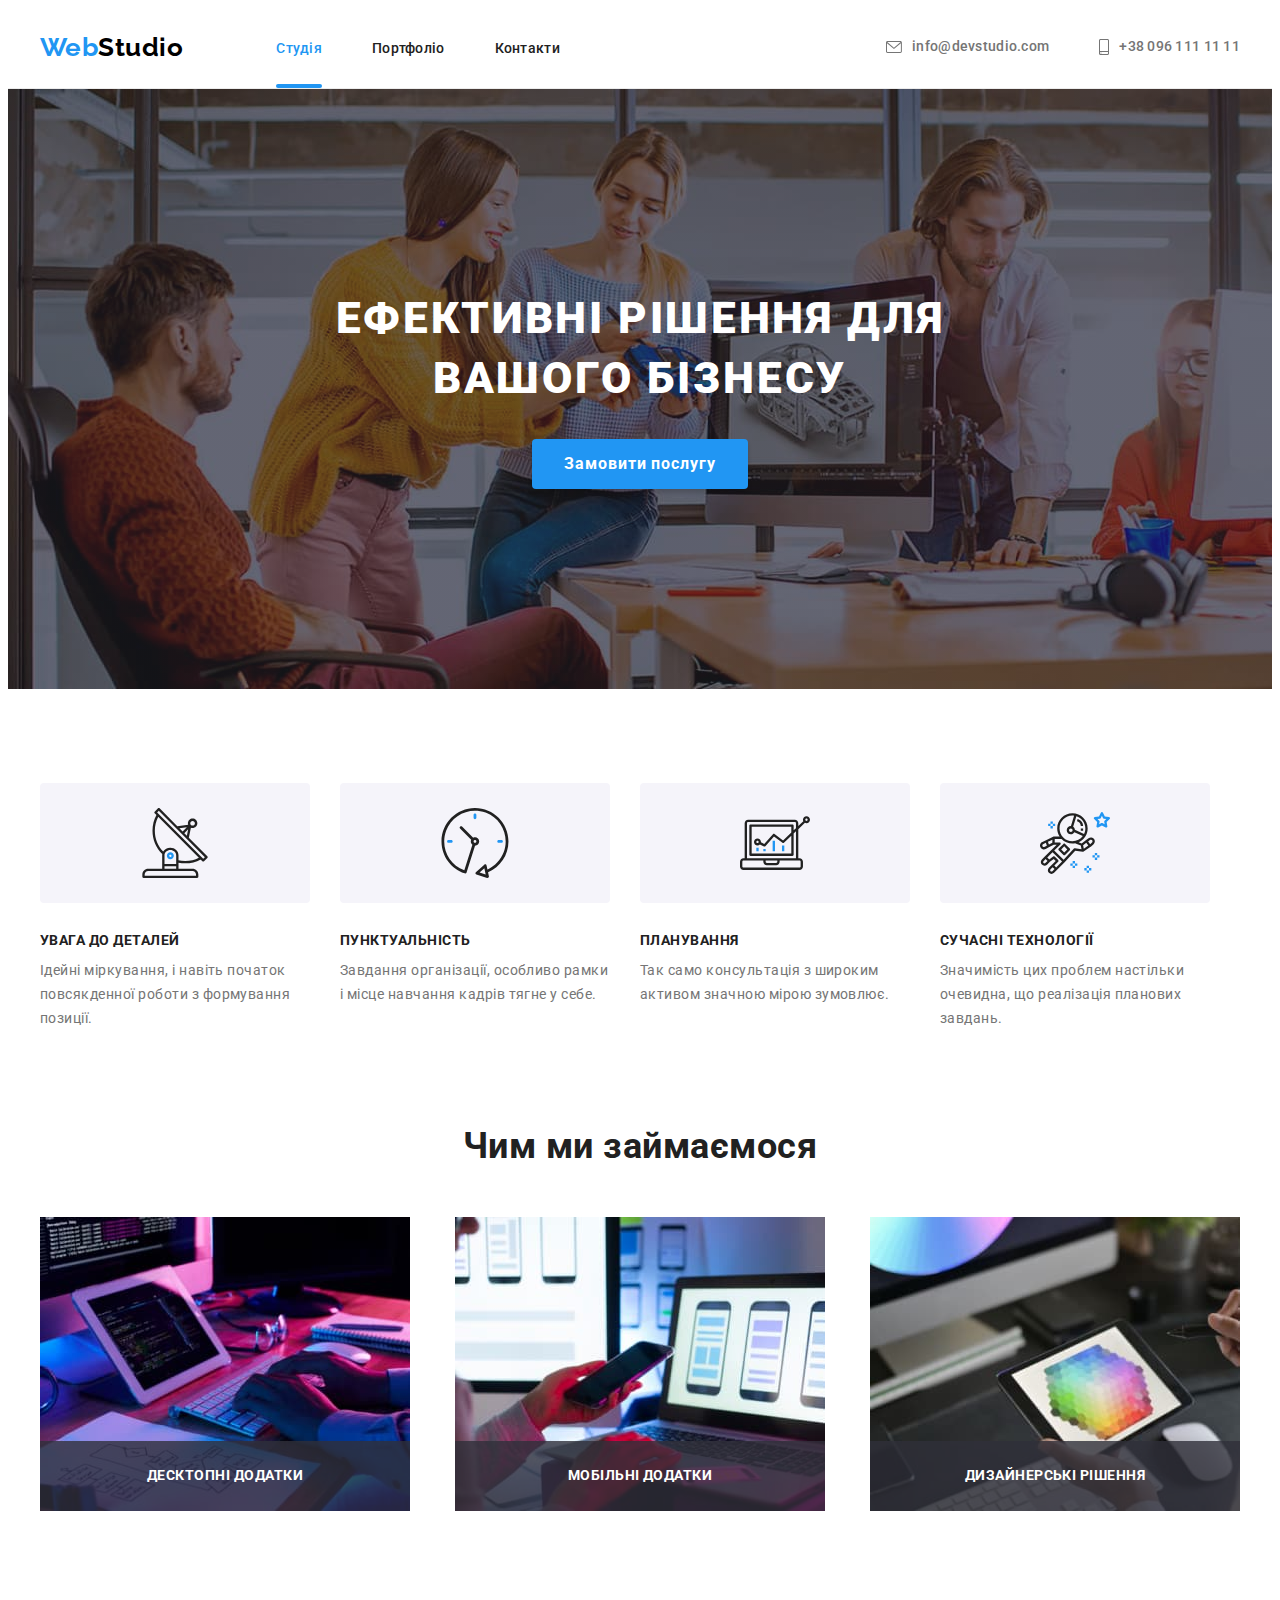
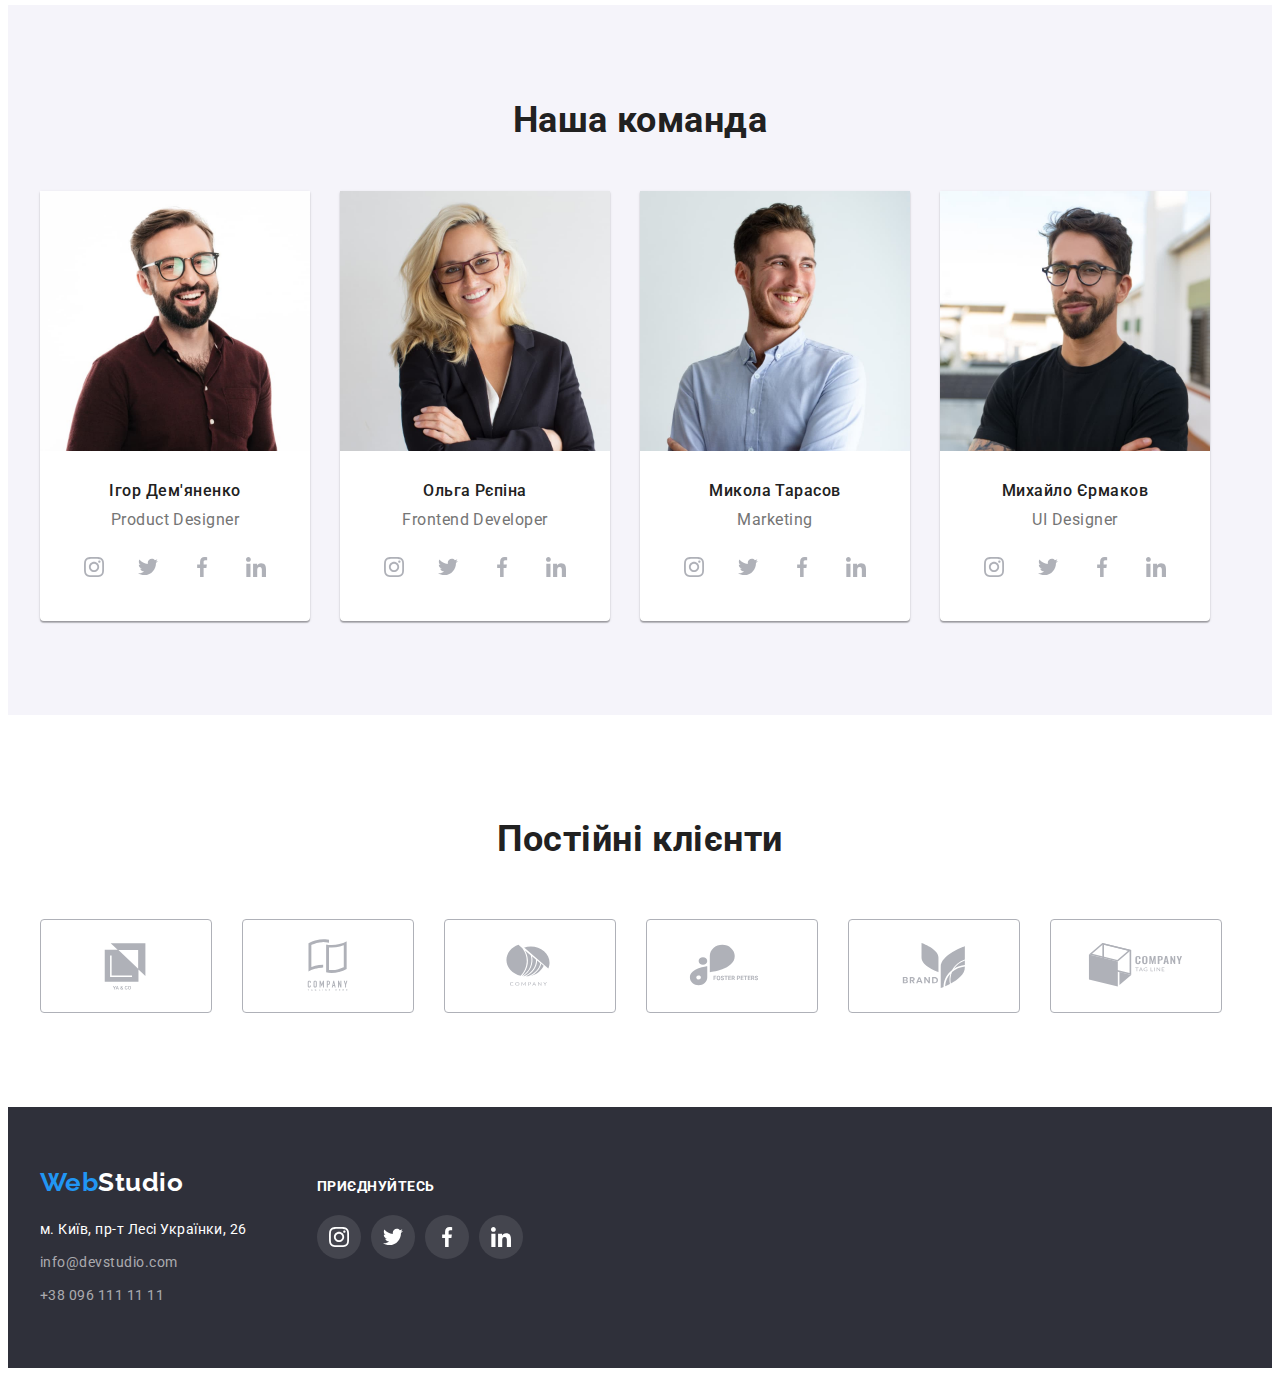
<file: index.html>
<!DOCTYPE html>
<html lang="uk">
<head>
    <meta charset="UTF-8">
    <meta http-equiv="X-UA-Compatible" content="IE=edge">
    <meta name="viewport" content="width=device-width, initial-scale=1.0">
    <title>Студія</title>
    <link href="https://fonts.googleapis.com/css2?family=Raleway:wght@700&family=Roboto:wght@400;500;700;900&display=swap"
        rel="stylesheet"/>
    <link rel="stylesheet" href="https://cdnjs.cloudflare.com/ajax/libs/modern-normalize/1.1.0/modern-normalize.min.css"
        integrity="sha512-wpPYUAdjBVSE4KJnH1VR1HeZfpl1ub8YT/NKx4PuQ5NmX2tKuGu6U/JRp5y+Y8XG2tV+wKQpNHVUX03MfMFn9Q=="
        crossorigin="anonymous" referrerpolicy="no-referrer" />
    <link rel="stylesheet" href="./css/styles.css"/>
</head>
<body>
    <header class="site-header">
        <div class="container header-container">
            <nav class="header-nav">
                <a class="logo logo-blue" href="./index.html" lang="en">Web<span class="logo logo-black">Studio</span></a>
                <ul class="site-nav list">
                    <li class="nav-link"> <a class="link active" href="./index.html">Студія</a></li>
                    <li class="nav-link"> 

                        <a class="link" href="./portfolio.html">Портфоліо</a></li>
                    <li class="nav-link"> <a class="link" href="#">Контакти</a></li>
                </ul>
            </nav>
            <ul class="auth-nav list">
                <li class="contact-list">
                    <a class="contact-link" href="mailto:info@devstudio.com">
                        <svg lang="en" aria-lable="envelope icon" class="contact-icon" width="16" height="12">
                            <use href="./images/icons.svg#icon-envelope"></use>
                        </svg>
                        info@devstudio.com
                    </a>
                   
                </li>
                <li class="contact-list">
                    <a class="contact-link" href="tel:+380961111111">
                        <svg lang="en" aria-lable="smartphone icon" class="contact-icon" width="10" height="16">
                            <use href="./images/icons.svg#icon-smartphone"></use>
                        </svg>
                        +38 096 111 11 11
                    </a>
                    
                </li>
            </ul>
        </div>
    </header>
    <main> 
        <div class="overlay">
            <section class="site">
                <div class="container">
                    <h1 class="site-name">Ефективні рішення для вашого бізнесу</h1>
                    <button class="site-button" type="button" data-modal-open>Замовити послугу</button>
                </div>
            </section>
        </div>
        <section class="advantages section">
            <div class="container">
                <h2 class="visually-hidden">Наші переваги</h2>
                <ul class="list advantages-list">
                    <li class="advantages-element">
                        <div class="thumb-advantages">
                            <svg aria-label="антена" class="advantages-icon" width="70" height="70">
                                <use href="./images/icons.svg#icon-antenna"></use>
                            </svg>
                        </div>
                        <h3 class="advantages-item">Увага до деталей</h3>
                        <p class="advantages-text">Ідейні міркування, і навіть початок повсякденної роботи з формування позиції.</p>
                    </li>
                    <li class="advantages-element">
                        <div class="thumb-advantages">
                            <svg aria-label="годинник" class="advantages-icon" width="70" height="70">
                                <use href="./images/icons.svg#icon-clock"></use>
                            </svg>
                        </div>
                        <h3 class="advantages-item">Пунктуальність</h3>
                        <p class="advantages-text">Завдання організації, особливо рамки і місце навчання кадрів тягне у себе.</p>
                    </li>
                    <li class="advantages-element">
                        <div class="thumb-advantages">
                            <svg aria-label="діаграма" class="advantages-icon" width="70" height="70">
                                <use href="./images/icons.svg#icon-diagram"></use>
                            </svg>
                        </div>
                        <h3 class="advantages-item">Планування</h3>
                        <p class="advantages-text">Так само консультація з широким активом значною мірою зумовлює.</p>
                    </li>
                    <li class="advantages-element">
                        <div class="thumb-advantages">
                            <svg aria-label="астронавт" class="advantages-icon" width="70" height="70">
                                <use href="./images/icons.svg#icon-astronaut"></use>
                            </svg>
                        </div>
                        <h3 class="advantages-item">Сучасні технології</h3>
                        <p class="advantages-text">Значимість цих проблем настільки очевидна, що реалізація планових завдань.</p>
                    </li>
                </ul>
            </div>
        </section>
        <section class="profile section">
            <div class="container">
                <h2 class="profile-title">Чим ми займаємося</h2>
                <ul class="list profile-img">
                    <li class="profile-item"><img src="./images/box1.jpg" alt="Монітори із програмним кодом" width="370">
                        <p class="profile-overlay">Десктопні додатки</p>
                    </li>
                    <li class="profile-item"><img src="./images/box2.jpg" alt="Екран ноутбука з різними версіями сайту на мобільні пристрої" width="370">
                        <p class="profile-overlay">Мобільні додатки</p>
                    </li>
                    <li class="profile-item"><img src="./images/box3.jpg" alt="Палітра кольорів на екрані планшету" width="370">
                        <p class="profile-overlay">Дизайнерські рішення</p>
                    </li>
                </ul>
            </div>
        </section>
        <section class="team section">
            <div class="container">
                <h2 class="team-title">Наша команда</h2>
                <ul class="list list-team">
                    <li class="team-card">
                        <img src="./images/img1.jpg" alt="Веселий чоловік у окулярах" width="270">
                        <h3 class="team-subtitle">Ігор Дем'яненко</h3>
                        <p class="team-text" lang="en">Product Designer</p>
                        <ul class="list social-list">
                            <li class="social-list-item">
                                <a href="" class="social-list-link">
                                    <svg lang="en" aria-lable="instagram icon" class="social-list-icon" width="20" height="20">
                                        <use href="./images/icons.svg#icon-instagram"></use>
                                    </svg>
                                </a>
                            </li>
                            <li class="social-list-item">
                                <a href="" class="social-list-link">
                                    <svg lang="en" aria-lable="twitter icon" class="social-list-icon" width="20" height="20">
                                        <use href="./images/icons.svg#icon-twitter"></use>
                                    </svg>
                                </a>
                            </li>
                            <li class="social-list-item">
                                <a href="" class="social-list-link">
                                    <svg lang="en" aria-lable="facebook icon" class="social-list-icon" width="20" height="20">
                                        <use href="./images/icons.svg#icon-facebook"></use>
                                    </svg>
                                </a>
                            </li>
                            <li class="social-list-item">
                                <a href="" class="social-list-link">
                                    <svg lang="en" aria-lable="linkedin icon" class="social-list-icon" width="20" height="20">
                                        <use href="./images/icons.svg#icon-linkedin"></use>
                                    </svg>
                                </a>
                            </li>
                        </ul>
                    </li>
                    <li class="team-card">
                        <img src="./images/img2.jpg" alt="Чарівна білявка" width="270">
                        <h3 class="team-subtitle">Ольга Рєпіна</h3>
                        <p class="team-text" lang="en">Frontend Developer</p>
                        <ul class="list social-list">
                            <li class="social-list-item">
                                <a href="" class="social-list-link">
                                    <svg lang="en" aria-lable="instagram icon" class="social-list-icon" width="20" height="20">
                                        <use href="./images/icons.svg#icon-instagram"></use>
                                    </svg>
                                </a>
                            </li>
                            <li class="social-list-item">
                                <a href="" class="social-list-link">
                                    <svg lang="en" aria-lable="twitter icon" class="social-list-icon" width="20" height="20">
                                        <use href="./images/icons.svg#icon-twitter"></use>
                                    </svg>
                                </a>
                            </li>
                            <li class="social-list-item">
                                <a href="" class="social-list-link">
                                    <svg lang="en" aria-lable="facebook icon" class="social-list-icon" width="20" height="20">
                                        <use href="./images/icons.svg#icon-facebook"></use>
                                    </svg>
                                </a>
                            </li>
                            <li class="social-list-item">
                                <a href="" class="social-list-link">
                                    <svg lang="en" aria-lable="linkedin icon" class="social-list-icon" width="20" height="20">
                                        <use href="./images/icons.svg#icon-linkedin"></use>
                                    </svg>
                                </a>
                            </li>
                        </ul>
                    </li>
                    <li class="team-card">
                        <img src="./images/img3.jpg" alt="Щасливий чоловік у білій сорочці " width="270">
                        <h3 class="team-subtitle">Микола Тарасов</h3>
                        <p class="team-text" lang="en">Marketing</p>
                        <ul class="list social-list">
                            <li class="social-list-item">
                                <a href="" class="social-list-link">
                                    <svg lang="en" aria-lable="instagram icon" class="social-list-icon" width="20" height="20">
                                        <use href="./images/icons.svg#icon-instagram"></use>
                                    </svg>
                                </a>
                            </li>
                            <li class="social-list-item">
                                <a href="" class="social-list-link">
                                    <svg lang="en" aria-lable="twitter icon" class="social-list-icon" width="20" height="20">
                                        <use href="./images/icons.svg#icon-twitter"></use>
                                    </svg>
                                </a>
                            </li>
                            <li class="social-list-item">
                                <a href="" class="social-list-link">
                                    <svg lang="en" aria-lable="facebook icon" class="social-list-icon" width="20" height="20">
                                        <use href="./images/icons.svg#icon-facebook"></use>
                                    </svg>
                                </a>
                            </li>
                            <li class="social-list-item">
                                <a href="" class="social-list-link">
                                    <svg lang="en" aria-lable="linkedin icon" class="social-list-icon" width="20" height="20">
                                        <use href="./images/icons.svg#icon-linkedin"></use>
                                    </svg>
                                </a>
                            </li>
                        </ul>
                    </li>
                    <li class="team-card">
                        <img src="./images/img4.jpg" alt="Чоловік із загадковою посмішкою" width="270">
                        <h3 class="team-subtitle">Михайло Єрмаков</h3>
                        <p class="team-text" lang="en">UI Designer</p>
                        <ul class="list social-list">
                            <li class="social-list-item">
                                <a href="" class="social-list-link">
                                    <svg lang="en" aria-lable="instagram icon" class="social-list-icon" width="20" height="20">
                                        <use href="./images/icons.svg#icon-instagram"></use>
                                    </svg>
                                </a>
                            </li>
                            <li class="social-list-item">
                                <a href="" class="social-list-link">
                                    <svg lang="en" aria-lable="twitter icon" class="social-list-icon" width="20" height="20">
                                        <use href="./images/icons.svg#icon-twitter"></use>
                                    </svg>
                                </a>
                            </li>
                            <li class="social-list-item">
                                <a href="" class="social-list-link">
                                    <svg lang="en" aria-lable="facebook icon" class="social-list-icon" width="20" height="20">
                                        <use href="./images/icons.svg#icon-facebook"></use>
                                    </svg>
                                </a>
                            </li>
                            <li class="social-list-item">
                                <a href="" class="social-list-link">
                                    <svg lang="en" aria-lable="linkedin icon" class="social-list-icon" width="20" height="20">
                                        <use href="./images/icons.svg#icon-linkedin"></use>
                                    </svg>
                                </a>
                            </li>
                        </ul>
                    </li>
                </ul>
            </div>
        </section>   
        <section class="client section">
            <div class="container">
                <h2 class="client-title">Постійні клієнти</h2>
                <ul class="list client-list">
                        <li class="client-items">
                            <a href="#" class="client-link">
                                <svg lang="en" aria-lable="logotype ya co" class="client-icon" width="106" height="60">
                                    <use href="./images/icons.svg#icon-yaco"></use>
                                </svg>
                            </a>
                        </li>
                
                    <li class="client-items"> 
                        <a href="#" class="client-link">
                            <svg lang="en" aria-lable="logotype tagline here" class="client-icon" width="106" height="60">
                                <use href="./images/icons.svg#icon-taglinehere"></use>
                            </svg>
                        </a>
                    </li>
                    <li class="client-items"> 
                        <a href="#" class="client-link">
                            <svg lang="en" aria-lable="logotype company" class="client-icon" width="106" height="60">
                                <use href="./images/icons.svg#icon-company"></use>
                            </svg>
                        </a>
                    </li>
                    <li class="client-items"> 
                        <a href="#" class="client-link">
                            <svg lang="en" aria-lable="logotype foster peters" class="client-icon" width="106" height="60">
                                <use href="./images/icons.svg#icon-fosterpeters"></use>
                            </svg>
                        </a>
                    </li>
                    <li class="client-items"> 
                        <a href="#" class="client-link">
                            <svg lang="en" aria-lable="logotype brand" class="client-icon" width="106" height="60">
                                <use href="./images/icons.svg#icon-brand"></use>
                            </svg>
                        </a>
                    </li>
                    <li class="client-items"> 
                        <a href="#" class="client-link">
                            <svg lang="en" aria-lable="logotype tag line" class="client-icon" width="106" height="60">
                                <use href="./images/icons.svg#icon-tagline"></use>
                            </svg>
                        </a>
                    </li>
                </ul>
            </div>
        </section>
    </main>
    <footer class="site-footer">
        <div class="container footer-container">
            <div class="contact-footer">
                <div class="logo-footer">
                    <a class="logo logo-blue" href="./index.html" lang="en">Web<span class="logo logo-white">Studio</span></a>
                </div>
                <address>
                    <ul class="auth list">
                        <li class="auth-link" ><a class="address" href="https://goo.gl/maps/CPtrU1FHBa2aNyZL9" target="_blank"
                                rel="noopener noreferrer nofollow">м. Київ, пр-т Лесі Українки, 26</a></li>
                        <li class="auth-link" ><a class="contact-link" href="mailto:info@devstudio.com">info@devstudio.com</a></li>
                        <li class="auth-link" ><a class="contact-link" href="tel:+380961111111">+38 096 111 11 11</a></li>
                    </ul>
                </address>
            </div>
            <div class="join">
                <p class="join-title">приєднуйтесь</p>
                <ul class="list join-list">
                    <li class="join-item">
                        <a href="#" class="social-list-link join-link">
                            <svg lang="en" aria-lable="instagram icon" class="social-list-icon join-icon" width="20" height="20">
                                <use href="./images/icons.svg#icon-instagram"></use>
                            </svg>
                        </a>
                    </li>
                    <li class="join-item">
                        <a href="#" class="social-list-link join-link">
                            <svg lang="en" aria-lable="twitter icon" class="social-list-icon join-icon" width="20" height="20">
                                <use href="./images/icons.svg#icon-twitter"></use>
                            </svg>
                        </a>
                    </li>
                    <li class="join-item">
                        <a href="#" class="social-list-link join-link">
                            <svg lang="en" aria-lable="facebook icon" class="social-list-icon join-icon" width="20" height="20">
                                <use href="./images/icons.svg#icon-facebook"></use>
                            </svg>
                        </a>
                    </li>
                    <li class="join-item">
                        <a href="#" class="social-list-link join-link">
                            <svg lang="en" aria-lable="linkedin icon" class="social-list-icon join-icon" width="20" height="20">
                                <use href="./images/icons.svg#icon-linkedin"></use>
                            </svg>
                        </a>
                    </li>
                </ul>

            </div>
        </div>
    </footer>

   
    <div class="backdrop is-hidden" data-modal>
        <div class="modal">
            <button type="button" class="modal-close-btn" data-modal-close>
                <svg class="modal-close-icon" width="18" height="18">
                    <use href="./images/icons.svg#icon-close"></use>
                </svg>
            </button>
        </div>
    </div>
    <script src="./js/modal.js"></script>
</body>
</html>
</file>
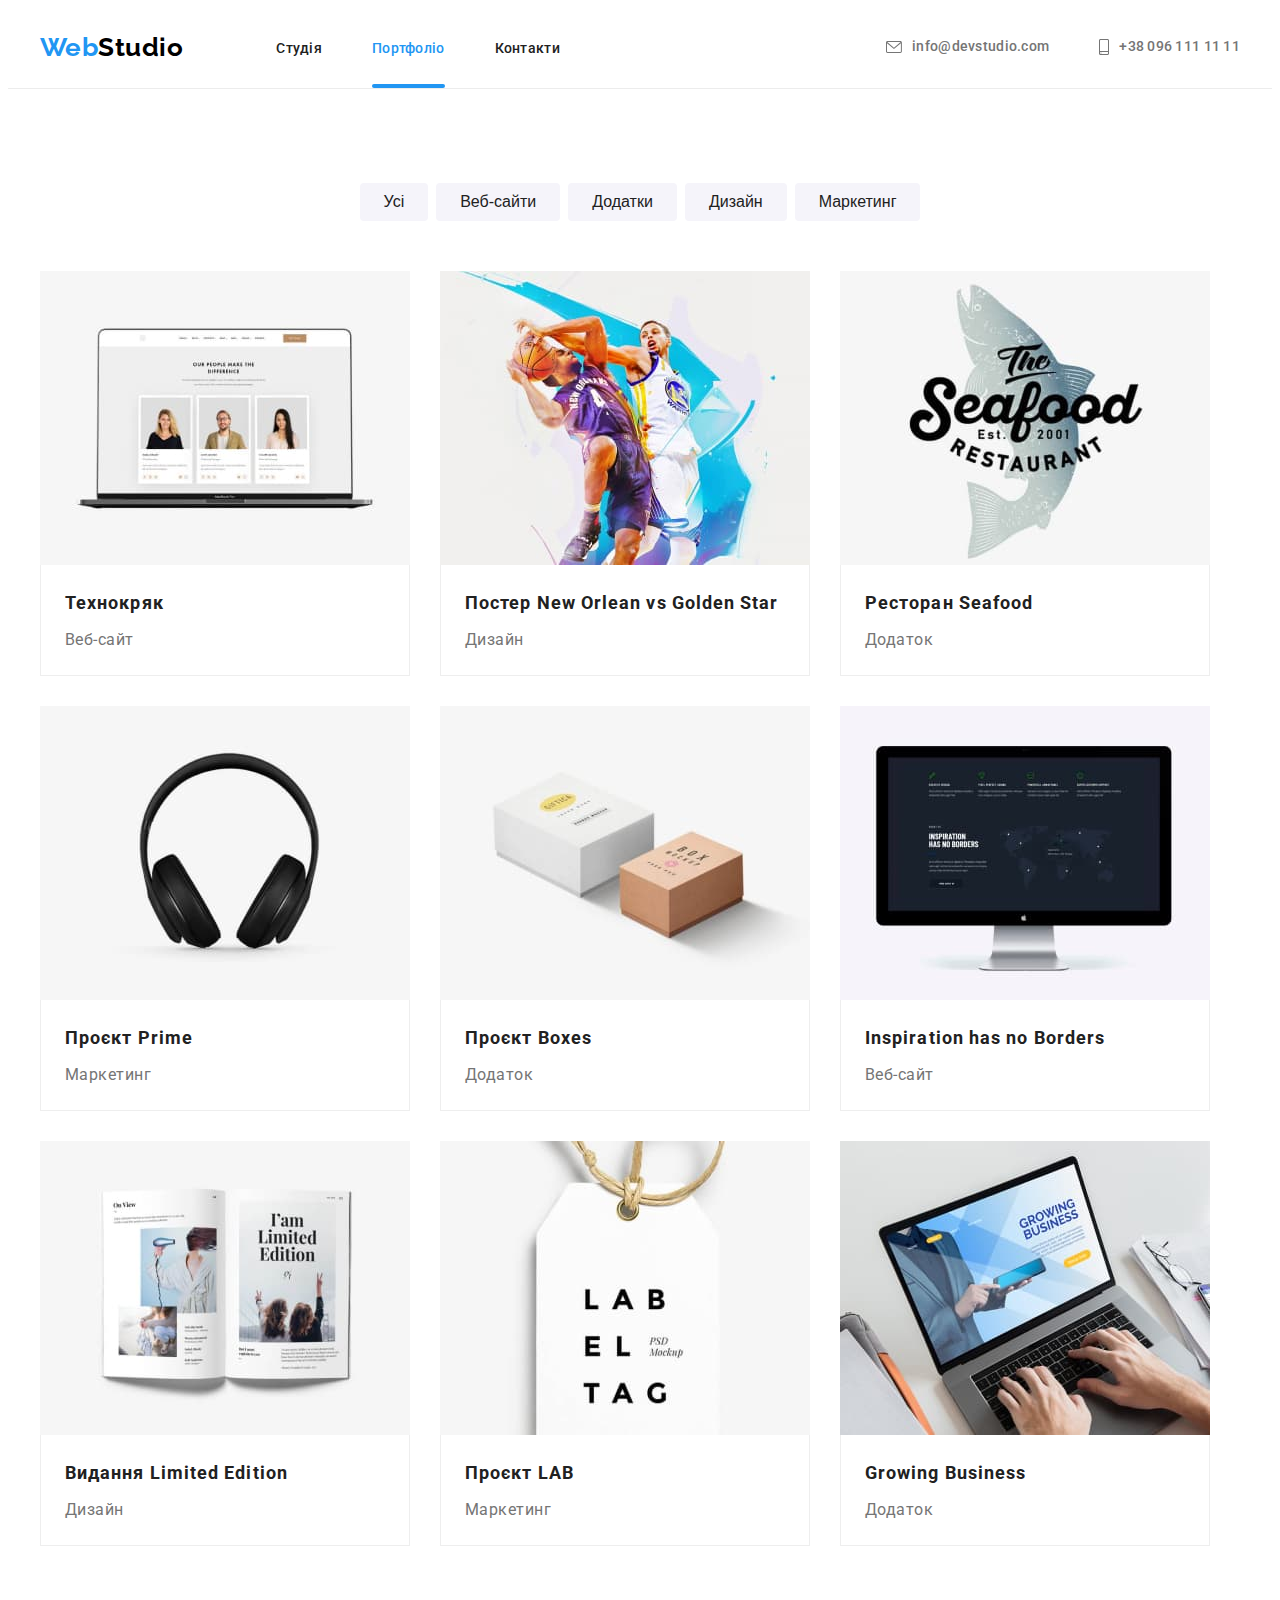
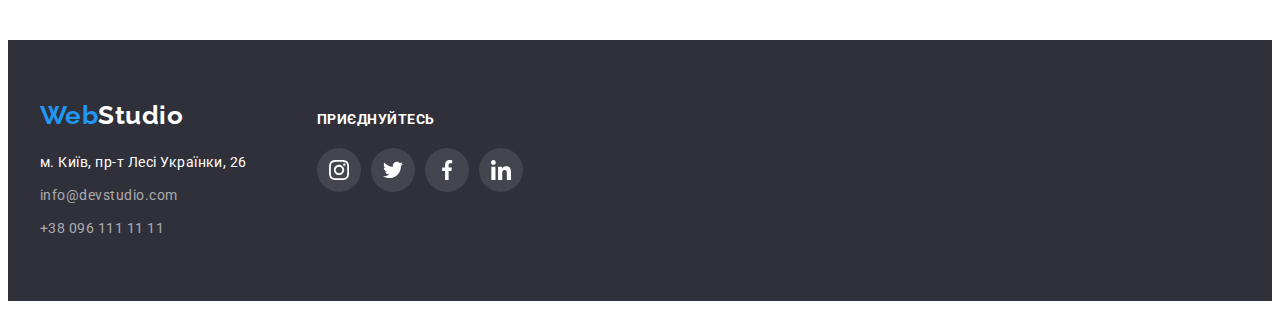
<file: portfolio.html>
<!DOCTYPE html>
<html lang="uk">
<head>
    <meta charset="UTF-8">
    <meta http-equiv="X-UA-Compatible" content="IE=edge">
    <meta name="viewport" content="width=device-width, initial-scale=1.0">
    <title>Портфоліо</title>
    <link href="https://fonts.googleapis.com/css2?family=Raleway:wght@700&family=Roboto:wght@400;500;700;900&display=swap"
        rel="stylesheet"/>
    <link rel="stylesheet" href="https://cdnjs.cloudflare.com/ajax/libs/modern-normalize/1.1.0/modern-normalize.min.css"
        integrity="sha512-wpPYUAdjBVSE4KJnH1VR1HeZfpl1ub8YT/NKx4PuQ5NmX2tKuGu6U/JRp5y+Y8XG2tV+wKQpNHVUX03MfMFn9Q=="
        crossorigin="anonymous" referrerpolicy="no-referrer" />
    <link rel="stylesheet" href="./css/styles.css" />
</head>
<body>
    <header class="site-header">
        <div class="container header-container">
            <nav class="header-nav">
                <a class="logo logo-blue" href="./index.html" lang="en">Web<span class="logo logo-black">Studio</span></a>
                <ul class="site-nav list">
                    <li class="nav-link"> <a class="link" href="./index.html">Студія</a></li>
                    <li class="nav-link">
    
                        <a class="link  active" href="./portfolio.html">Портфоліо</a>
                    </li>
                    <li class="nav-link"> <a class="link" href="#">Контакти</a></li>
                </ul>
            </nav>
            <ul class="auth-nav list">
                <li class="contact-list">
                    <a class="contact-link" href="mailto:info@devstudio.com">
                        <svg lang="en" aria-lable="envelope icon" class="contact-icon" width="16" height="12">
                            <use href="./images/icons.svg#icon-envelope"></use>
                        </svg>
                        info@devstudio.com
                    </a>    
                </li>
                <li class="contact-list">
                    <a class="contact-link" href="tel:+380961111111">
                        <svg lang="en" aria-lable="smartphone icon" class="contact-icon" width="10" height="16">
                            <use href="./images/icons.svg#icon-smartphone"></use>
                        </svg>
                        +38 096 111 11 11
                    </a>
    
                </li>
            </ul>
        </div>
    </header>
    <main>
        <section class="portfolio section">
            <div class="container">
                <h1 class="visually-hidden">Портфоліо</h1>
                <ul class="list button-list">
                    <li class="button-filter"><button class="button-choice" type="button">Усі</button></li>
                    <li class="button-filter"><button class="button-choice" type="button">Веб-сайти</button></li>
                    <li class="button-filter"><button class="button-choice" type="button">Додатки</button></li>
                    <li class="button-filter"><button class="button-choice" type="button">Дизайн</button></li>
                    <li class="button-filter"><button class="button-choice" type="button">Маркетинг</button></li>
                </ul>
                <ul class="portf list">
                    <li class="portf-card">
                        <a href="#" class="link card-link">
                            <div class="card-wrapper">
                                <img class="img-card" src="./images/portf1.jpg"
                                    alt="На екрані ноутбука фото дівчини-блондинки, чоловіка в окулярах та дівчини з темним волоссям"
                                    width="370" />
                                <p class="card-overlay">
                                    Ресурс пропонує комплексні пропозиції з різним рівнем функціоналу та сервісів. Все це дозволить відвідувачу отримати
                                    вичерпні відомості про компанію чи приватну особу.
                                </p>
                                
                            </div>
                            <div class="border-card">
                                <h2 class="portf-title">Технокряк</h2>
                                <p class="portf-text">Веб-сайт</p>
                            </div>
                            
                        </a>    
                    </li>
                    <li class="portf-card">
                        <a href="#" class="link card-link">
                            <div class="card-wrapper">
                                <img class="img-card" src="./images/portf2.jpg" alt="Гра двох баскетболістів" width="370" />
                                <p class="card-overlay">
                                    Ресурс пропонує комплексні пропозиції з різним рівнем функціоналу та сервісів. Все це дозволить відвідувачу
                                    отримати
                                    вичерпні відомості про компанію чи приватну особу.
                                </p>
                            
                            </div>
                            
                            <div class="border-card">
                                <h2 class="portf-title">Постер <span lang="en">New Orlean vs Golden Star</span></h2>
                                <p class="portf-text">Дизайн</p>
                            </div>
                        </a>
                    </li>
                    <li class="portf-card">
                        <a href="#" class="link card-link">
                            <div class="card-wrapper">
                                <img class="img-card" src="./images/portf3.jpg" alt="Лосось та напис із назвою ресторану" width="370" />
                                <p class="card-overlay">
                                    Ресурс пропонує комплексні пропозиції з різним рівнем функціоналу та сервісів. Все це дозволить відвідувачу
                                    отримати
                                    вичерпні відомості про компанію чи приватну особу.
                                </p>
                            
                            </div>
                            
                            <div class="border-card">
                                <h2 class="portf-title">Ресторан <span lang="en">Seafood</span></h2>
                                <p class="portf-text">Додаток</p>
                            </div>
                        </a>
                    </li>
                    <li class="portf-card">
                        <a href="#" class="link card-link">
                            <div class="card-wrapper">
                                <img class="img-card" src="./images/portf4.jpg" alt="Навушники" width="370" />
                                <p class="card-overlay">
                                    Ресурс пропонує комплексні пропозиції з різним рівнем функціоналу та сервісів. Все це дозволить відвідувачу
                                    отримати
                                    вичерпні відомості про компанію чи приватну особу.
                                </p>
                            
                            </div>
                            
                            <div class="border-card">
                                <h2 class="portf-title">Проєкт <span lang="en">Prime</span></h2>
                                <p class="portf-text">Маркетинг</p>
                            </div>
                        </a>
                    </li>
                    <li class="portf-card">
                        <a href="#" class="link card-link">
                            <div class="card-wrapper">
                                <img class="img-card" src="./images/portf5.jpg" alt="Дві картонні коробки білого та бежевого кольору" width="370" />
                                <p class="card-overlay">
                                    Ресурс пропонує комплексні пропозиції з різним рівнем функціоналу та сервісів. Все це дозволить відвідувачу
                                    отримати
                                    вичерпні відомості про компанію чи приватну особу.
                                </p>
                            
                            </div>
                            
                            <div class="border-card">
                                <h2 class="portf-title">Проєкт <span lang="en">Boxes</span></h2>
                                <p class="portf-text">Додаток</p>
                            </div>
                        </a>
                    </li>
                    <li class="portf-card">
                        <a href="#" class="link card-link">
                            <div class="card-wrapper">
                                <img class="img-card" src="./images/portf6.jpg" alt="Монітор із відкритою сторінкою сайту" width="370" />
                                <p class="card-overlay">
                                    Ресурс пропонує комплексні пропозиції з різним рівнем функціоналу та сервісів. Все це дозволить відвідувачу
                                    отримати
                                    вичерпні відомості про компанію чи приватну особу.
                                </p>
                            
                            </div>
                            
                            <div class="border-card">
                                <h2 class="portf-title" lang="en">Inspiration has no Borders</h2>
                                <p class="portf-text">Веб-сайт</p>
                            </div>
                        </a>
                    </li>
                    <li class="portf-card">
                        <a href="#" class="link card-link">
                            <div class="card-wrapper">
                                <img class="img-card" src="./images/portf7.jpg" alt="Розгортка глянцевого журналу" width="370" />
                                <p class="card-overlay">
                                    Ресурс пропонує комплексні пропозиції з різним рівнем функціоналу та сервісів. Все це дозволить відвідувачу
                                    отримати
                                    вичерпні відомості про компанію чи приватну особу.
                                </p>
                            
                            </div>
                            
                            <div class="border-card">
                                <h2 class="portf-title">Видання <span lang="en">Limited Edition</span></h2>
                                <p class="portf-text">Дизайн</p>
                            </div>
                        </a>
                    </li>
                    <li class="portf-card">
                        <a href="#" class="link card-link">
                            <div class="card-wrapper">
                                <img class="img-card" src="./images/portf8.jpg" alt="Ярлик з написом ЛейблТег" width="370" />
                                <p class="card-overlay">
                                    Ресурс пропонує комплексні пропозиції з різним рівнем функціоналу та сервісів. Все це дозволить відвідувачу
                                    отримати
                                    вичерпні відомості про компанію чи приватну особу.
                                </p>
                            
                            </div>
                           
                            <div class="border-card">
                                <h2 class="portf-title">Проєкт <span lang="en">LAB</span></h2>
                                <p class="portf-text">Маркетинг</p>
                            </div>
                        </a>
                    </li>
                    <li class="portf-card">
                        <a href="#" class="link card-link">
                            <div class="card-wrapper">
                                <img class="img-card" src="./images/portf9.jpg" alt="Руки на клавіатурі ноутбука" width="370" />
                                <p class="card-overlay">
                                    Ресурс пропонує комплексні пропозиції з різним рівнем функціоналу та сервісів. Все це дозволить відвідувачу
                                    отримати
                                    вичерпні відомості про компанію чи приватну особу.
                                </p>
                            
                            </div>
                            
                            <div class="border-card">
                                <h2 class="portf-title" lang="en">Growing Business</h2>
                                <p class="portf-text">Додаток</p>
                            </div>
                        </a>
                    </li>
                </ul>
            </div>
        </section>
    </main>
    <footer class="site-footer">
        <div class="container footer-container">
            <div class="contact-footer">
                <div class="logo-footer">
                    <a class="logo logo-blue" href="./index.html" lang="en">Web<span
                            class="logo logo-white">Studio</span></a>
                </div>
                <address>
                    <ul class="auth list">
                        <li class="auth-link"><a class="address" href="https://goo.gl/maps/CPtrU1FHBa2aNyZL9"
                                target="_blank" rel="noopener noreferrer nofollow">м. Київ, пр-т Лесі Українки, 26</a></li>
                        <li class="auth-link"><a class="contact-link"
                                href="mailto:info@devstudio.com">info@devstudio.com</a></li>
                        <li class="auth-link"><a class="contact-link" href="tel:+380961111111">+38 096 111 11 11</a></li>
                    </ul>
                </address>
            </div>
            <div class="join">
                <h3 class="join-title">приєднуйтесь</h3>
                <ul class="list join-list">
                    <li class="join-item">
                        <a href="#" class="social-list-link join-link">
                            <svg lang="en" aria-lable="instagram icon" class="social-list-icon join-icon" width="20" height="20">
                                <use href="./images/icons.svg#icon-instagram"></use>
                            </svg>
                        </a>
                    </li>
                    <li class="join-item">
                        <a href="#" class="social-list-link join-link">
                            <svg lang="en" aria-lable="twitter icon" class="social-list-icon join-icon" width="20" height="20">
                                <use href="./images/icons.svg#icon-twitter"></use>
                            </svg>
                        </a>
                    </li>
                    <li class="join-item">
                        <a href="#" class="social-list-link join-link">
                            <svg lang="en" aria-lable="facebook icon" class="social-list-icon join-icon" width="20" height="20">
                                <use href="./images/icons.svg#icon-facebook"></use>
                            </svg>
                        </a>
                    </li>
                    <li class="join-item">
                        <a href="#" class="social-list-link join-link">
                            <svg lang="en" aria-lable="linkedin icon" class="social-list-icon join-icon" width="20" height="20">
                                <use href="./images/icons.svg#icon-linkedin"></use>
                            </svg>
                        </a>
                    </li>
                </ul>
    
            </div>
        </div>
    </footer>
</body>
</html>
</file>
<file: css/styles.css>
:root{
    --primary-text-color:#757575;
    --accent-color:#212121;
    --accent-blue-color:#2196F3;
    --blue-color:#188CE8;
    --accent-bg-color:#F5F4FA;
    --title-bg-color:#2F303A;
    --main-white:#ffffff;
    --black-logo:#000000;
    --social-logo:#AFB1B8;
    --transition-dur-and-func: 250ms cubic-bezier(0.4, 0, 0.2, 1);
}
h1, h2, h3, h4, p{
    margin-top: 0;
    margin-bottom: 0;
}
ul{
    margin-top: 0;
    margin-bottom: 0;
    padding-left: 0;
}
img {
    display: block;
    max-width: 100%;
    height: auto;
}
body{
    background-color: var(--main-white);
    color: var(--primary-text-color);
    font-family: Roboto, sans-serif;
    letter-spacing: 0.03em;
}
.container{
    width: 1200px;
    padding-left: 15px;
    padding-right: 15px;
    margin-left: auto;
    margin-right: auto;
}
.section{
    padding-bottom: 94px;
}
/* logo */
.logo {
    font-family: Raleway, sans-serif;
    font-weight: 700;
    font-size: 26px;
    line-height: 1.19;
    text-decoration: none;

}

.logo-blue {
    color: var(--accent-blue-color);
}

.logo-black {
    color: var(--black-logo);
}

.logo-white {
    color: var(--main-white);
}
/* header */
.site-header {
    padding-top: 24px;
    padding-bottom: 25px;
    border-bottom: 1px solid #ECECEC;

    background-color: var(--main-white);
}
.header-container{
    display: flex;
    justify-content: space-between;
    align-items: center;
    
} 
.header-nav{
    display: flex;
    align-items: center;
}
.site-nav{
    display: flex;
    align-items: center;
    margin-left: 93px;
}
.list {
    list-style: none;
}
.nav-link{
    margin-right: 50px;
}
.nav-link:last-child{
    margin-right: 0px;
}

/* navigation */

.site-nav, .auth-nav, .auth, .link{
    text-decoration: none;
}
.site-nav .link{
    position: relative;
    padding-top: 32px;
    padding-bottom: 32px;
    color: var(--accent-color);
    font-weight: 500;
    font-size: 14px;
    line-height: 1.14;
    letter-spacing: 0.02em;
    text-decoration: none;
    transition: color var(--transition-dur-and-func);
}
.site-nav .active{
    
    color: var(--accent-blue-color);
}
.active::after {
    position: absolute;
    content: "";
    display: block;
    bottom: 0;
    width: 100%;
    height: 4px;
    background-color: var(--accent-blue-color);
    border-radius: 2px;
}
.site-nav .link:hover, .site-nav .link:focus {
    color: var(--accent-blue-color);
} 
.auth-nav {
    display: flex;
    align-items: center;
}
.auth-nav .contact-link{
    display: flex;
    align-items: center;
    color: var(--primary-text-color);
    font-weight: 500;
    font-size: 14px;
    line-height: 1.14;
    letter-spacing: 0.02em;
    text-decoration: none;
    fill: currentColor;
    transition: color var(--transition-dur-and-func);
}
.contact-list{
    margin-left: 50px;
      
}
.contact-list:first-child {
    margin-left: 0px;
}

.contact-icon{
   margin-right: 10px;
    
}

/* main */
.site-button,
.button-choice {
    cursor: pointer;
}
/* section site-name */
.site{
    text-align: center;
    padding-top: 200px;
    padding-bottom: 200px;
  
}
.overlay{
    max-width: 1600px;
    height: 600px;
    margin-left: auto;
    margin-right: auto;
    background: var(--title-bg-color);
    background-image: linear-gradient(to right, rgba(47, 48, 58, 0.4), rgba(47, 48, 58, 0.4)), url(../images/hero.jpg);
    background-size: cover;
}

.site-name{
    margin: auto;
    margin-bottom:30px;
    width: 696px;
 
   
    font-weight: 900;
    font-size: 44px;
    line-height: 1.36;
    letter-spacing: 0.06em;
    text-transform: uppercase;
    color: var(--main-white);
}
.site-button{
    padding: 10px 32px;
    min-width: 216px;
    box-shadow: 0px 4px 4px rgba(0, 0, 0, 0.15);
    border-radius: 4px;
    border-style: none;

    color: var(--main-white);
    background:var(--accent-blue-color);

    font-family: inherit;
    font-weight: 700;
    font-size: 16px;
    line-height: 1.88;
    display: inline-block;
    align-items: center;
    text-align: center;
    letter-spacing: 0.06em;
    transition: background-color var(--transition-dur-and-func);
   
   
}

.site-button:hover,
.site-button:focus{
    background: var(--blue-color);

}
/* section advantages */
.advantages{
    padding-top: 94px;
} 
.visually-hidden{
    position: absolute;
    white-space: nowrap;
    width: 1px;
    height: 1px;
    overflow: hidden;
    border: 0;
    padding: 0;
    clip: rect(0 0 0 0);
    clip-path: inset(50%);
    margin: -1px;
}
.advantages-list{
    display: flex;
}
.advantages-element {
    width: 270px;
    }
.advantages-element:nth-child(-n+3){
    margin-right: 30px;
}
.thumb-advantages{
    display: flex; 
    margin-bottom: 30px;
    
    align-items: center;
    justify-content: center;
    width: 270px;
    height: 120px;
  
    background-color: var(--accent-bg-color);
    border-radius: 4px;
    
}
.advantages-item{
    margin-bottom: 10px;

    font-weight: 700;
    font-size: 14px;
    line-height: 1.14;
    text-transform: uppercase;
    color:var(--accent-color);
}
.advantages-text{
    font-size: 14px;
    line-height: 1.71;
}  
/* profile */


.profile-title {
    margin-bottom: 50px;
}
.profile-img{
    display: flex;
    justify-content: space-between;
}
.profile-item{
    position: relative;
}
.profile-overlay{
    display: flex;
    position: absolute;
    bottom: 0;
    left: 0;
    width: 100%;
    height: 70px;
    justify-content: center;
    align-items: center;
   
    background-color: rgba(47, 48, 58, 0.8);
    font-weight: 700;
    font-size: 14px;
    line-height: 1.14;
    text-align: center;
    
    text-transform: uppercase;
    color: var(--main-white);

}
/* team */
.team {
    padding-top: 94px;
    background-color: var(--accent-bg-color);
}
.team-title{
    margin-bottom: 50px;
}
.list-team{
    display: flex;
}
.team-card{ 
    width: 270px;
    background: var(--main-white);
    box-shadow: 0px 1px 3px rgba(0, 0, 0, 0.12), 0px 1px 1px rgba(0, 0, 0, 0.14), 0px 2px 1px rgba(0, 0, 0, 0.2);
    border-radius: 0px 0px 4px 4px;
}
.team-card:nth-child(-n+3){
margin-right: 30px;
}
.team-title, .profile-title{
    font-weight: 700;
    font-size: 36px;
    line-height: 1.17;
    text-align: center;
    color: var(--accent-color);
}
.team-subtitle{
    padding-top: 30px;
    margin-bottom: 10px;
    font-weight: 500;
    font-size: 16px;
    line-height: 1.19;
    text-align: center;
    color: var(--accent-color);
}
.team-text{
    margin-bottom: 16px;
    font-size: 16px;
    line-height: 1.19;
    text-align: center;
}
.social-list {
    padding-bottom: 32px;
    display: flex;
    justify-content: center;
    column-gap: 10px;
}
.social-list-item{
    width: 44px;
    height: 44px;
}
.social-list-link{
    display: flex;
    align-items: center;
    justify-content: center;
    width: 100%;
    height: 100%;
    border-radius: 50%;
    transition: background-color var(--transition-dur-and-func);
}
.social-list-link:hover,
.social-list-link:focus{
    background-color: var(--accent-blue-color);
    
}
.social-list-icon{    
    fill: var(--social-logo);
    transition: fill var(--transition-dur-and-func);
    
}
.social-list-link:hover .social-list-icon,
.social-list-link:focus .social-list-icon{
    fill: var(--main-white);
}
/* client */
.client {
    padding-top: 94px;
}

.client-title {
    margin-bottom: 50px;

    font-weight: 700;
    font-size: 36px;
    line-height: 1.67;
    text-align: center;

    color: var(--accent-color);
}

.client-list {
    display: flex;
    column-gap: 30px;
}
.client-icon {
    fill: currentColor;
}
.client-link{
    display: flex;
     
    width: 170px;
    height: 92px;
    align-items: center;
    justify-content: center;

    border: 1px solid var(--social-logo);
    border-radius: 4px;
    color:var(--social-logo);
    transition: border-color var(--transition-dur-and-func), color var(--transition-dur-and-func);
}

.client-link:hover, 
.client-link:focus{
 
    border-color: var(--accent-blue-color);
    color: var(--accent-blue-color);
} 

/* page portfolio */
.portfolio{
    padding-top: 94px;
}

.button-list{
    display: flex;
    justify-content: center;
    margin-bottom: 50px;

}

.button-filter:not(:last-child) {
    margin-right: 8px;
}
.button-choice{
    border-radius: 4px;
    padding: 6px 22px;
    border:2px solid transparent;
    border-top: 0px;
    border-bottom: 0px;
    
    font-style: inherit;
    font-weight: 500;
    font-size: 16px;
    line-height: 1.63;
    color: var(--accent-color);
    background: var(--accent-bg-color);
   transition: color var(--transition-dur-and-func), background-color var(--transition-dur-and-func), box-shadow var(--transition-dur-and-func);
    
}

.button-choice:hover, 
.button-choice:focus{
    color: var(--main-white);

    background: var(--accent-blue-color);
    box-shadow: 0px 3px 1px rgba(0, 0, 0, 0.1), 0px 1px 2px rgba(0, 0, 0, 0.08), 0px 2px 2px rgba(0, 0, 0, 0.12);
}

.portf{
    display: flex;
    flex-wrap: wrap;
   
}

.portf-card{
    
    width: 370px;
    background:var(--main-white);
    
}
.card-link{
    display: block;
    transform: translateY(0%);
    transition: box-shadow var(--transition-dur-and-func);
}
.card-link:hover, 
.card-link:focus{
    box-shadow: 0px 1px 1px rgba(0, 0, 0, 0.12),
            0px 4px 4px rgba(0, 0, 0, 0.06),
            1px 4px 6px rgba(0, 0, 0, 0.16);
    
}
.card-wrapper{
    position: relative;
    overflow: hidden; 
} 
.card-overlay{
    position: absolute;
    top: 0;
    left: 0;
    width: 100%;
    height: 100%;
    background-color: var(--accent-blue-color);
    font-size: 18px;
    line-height: 1.56;
    color: var(--main-white);
    padding:63px 24px;
  
    overflow: auto;
    transform: translateY(101%);
    transition: transform var(--transition-dur-and-func); 
}
.card-link:hover .card-overlay,
.card-link:focus .card-overlay {
    transform: translateY(0%);
}
.border-card{
    padding: 20px 24px;
    border: 1px solid #EEEEEE;
    border-top: none;
 }
.portf-card:not(:nth-child(3n)){
    margin-right: 30px;
 }
.portf-card:nth-child(-n+6){
    margin-bottom: 30px;
 }

.portf-title{
    margin-bottom: 4px;
    font-weight: 700;
    font-size: 18px;
    line-height: 2;
    letter-spacing: 0.06em;
    color: var(--accent-color);
}
.portf-text{ 
    
    font-size: 16px;
    line-height: 1.88;

    color: var(--primary-text-color);
}
/* footer */
.site-footer{
    background-color:var(--title-bg-color);
    padding-top: 60px;
    padding-bottom: 60px;
    
}
.logo-footer{
    margin-bottom: 20px;
}

.auth .address {
    font-style: normal;
    font-size: 14px;
    line-height: 1.71;
    color: var(--main-white);
    text-decoration: none;
    margin-bottom: 9px;
    transition: color var(--transition-dur-and-func);
}
.auth-link{
    margin-bottom: 9px;
}
.auth-link:last-child {
    margin-bottom: 0px;
}
.auth .contact-link {
    font-style: normal;
    font-size: 14px;
    line-height: 1.71;
    color: rgba(255, 255, 255, 0.6);
    text-decoration: none;
    transition: color var(--transition-dur-and-func);
    
}
/* Hover,  focus для адреси в хедері та футері */
.auth-nav .contact-link:hover, .auth-nav .contact-link:focus, 
.auth .contact-link:hover, .auth .contact-link:focus,
.auth .address:hover, .auth .address:focus{
    color:var(--accent-blue-color);
    
}
.footer-container{
    display: flex;
    align-items: baseline;
}
.join {
    display: block;
    justify-content: center;
    align-items: baseline;
    margin-left: 70px;
    
}
.join-title{
    margin-bottom: 20px;
    
    font-weight: 700;
    font-size: 14px;
    line-height: 1.14;
    
    text-transform: uppercase;

    color: var(--main-white);
}
.join-list{
    display: flex;
    column-gap: 10px;
    width: 206px;
    height: 44px;
}

.join-item{
    width: 44px;
    height: 44px;
}

.join-link{
    width: 100%;
    height: 100%;
    background: rgba(255, 255, 255, 0.1);
}

.join-icon{
    fill: var(--main-white);
   
}
/* -----------modal-------- */

.backdrop {
    position: fixed;
    top: 0;
    left: 0;
    z-index: 100;
    width: 100%;
    height: 100%;
    background-color: rgba(0, 0, 0, 0.2);

    transition: opacity var(--transition-dur-and-func), visibility var(--transition-dur-and-func), transform var(--transition-dur-and-func); 
}

.backdrop.is-hidden {
    opacity: 0.2;
    visibility: hidden;
    transform: translate(0%,100%);
    pointer-events: none;
} 

.modal {
    position: absolute;
    top: 50%;
    left: 50%;
    transform: translate(-50%, -50%);
    width: 528px;
    height: 581px;
    background-color: var(--main-white);
}

.modal-close-btn {
    position: absolute;
    top: 8px;
    right: 8px;
    display: flex;
    align-items: center;
    justify-content: center;
    width: 30px;
    height: 30px; 
     
    border-radius: 50%;
    background-color: transparent;
    border: 1px solid rgba(0, 0, 0, 0.1);
    padding: 0;
}
</file>
